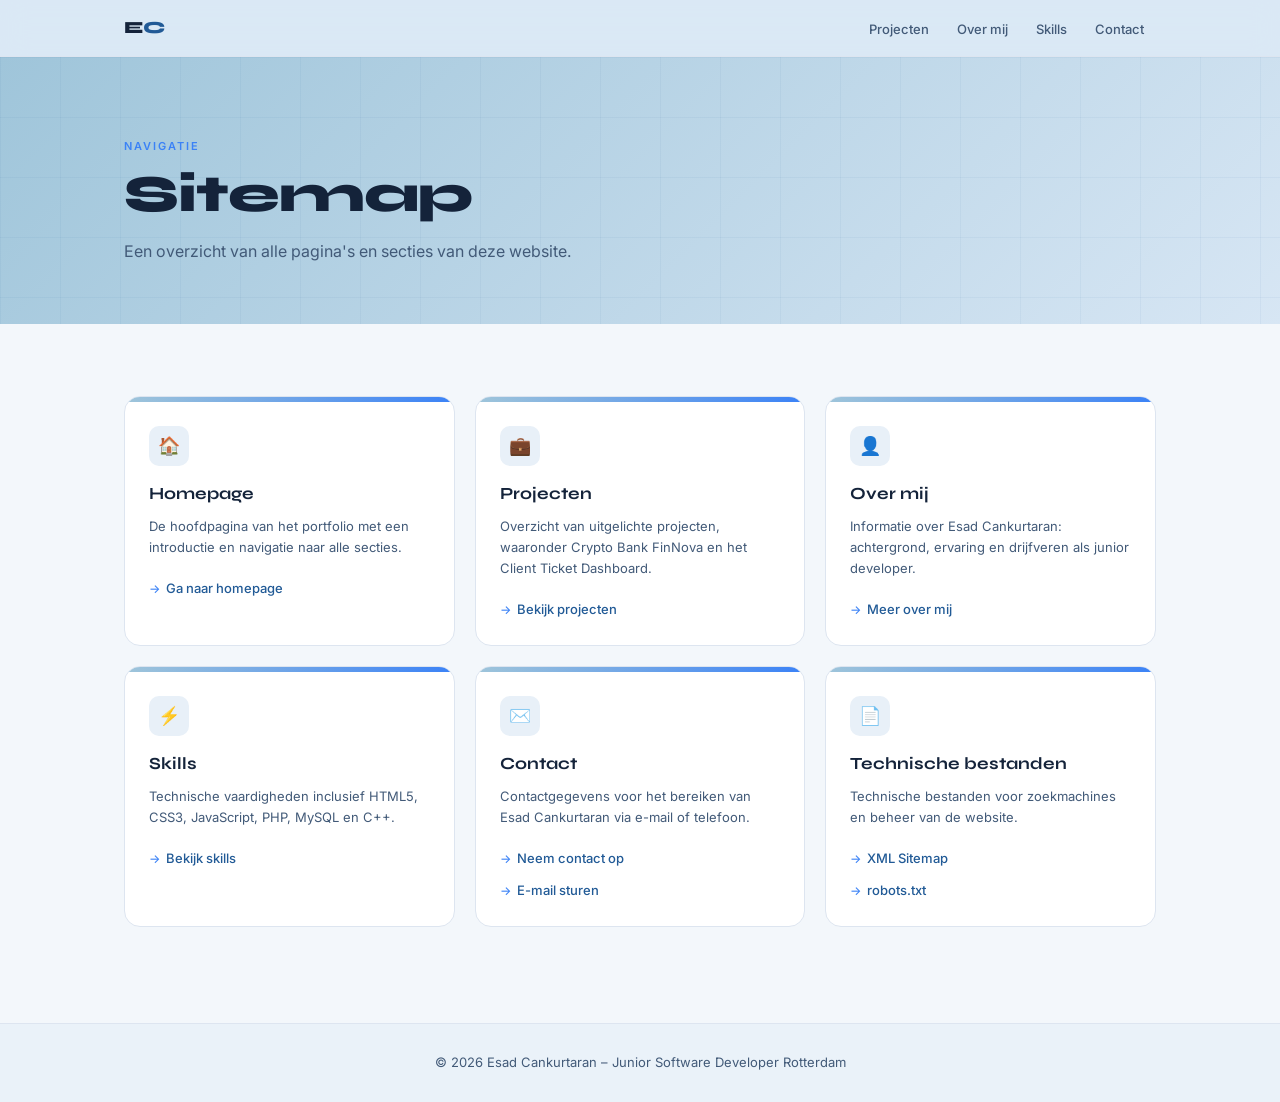
<file: sitemap.html>
<!DOCTYPE html>
<html lang="nl">
<head>
  <meta charset="UTF-8">
  <title>Sitemap – Esad Cankurtaran Portfolio</title>
  <meta name="description" content="Overzicht van alle pagina's en secties van het portfolio van Esad Cankurtaran, junior software developer uit Rotterdam.">
  <meta name="viewport" content="width=device-width, initial-scale=1.0">
  <meta name="robots" content="index, follow">
  <link rel="preconnect" href="https://fonts.googleapis.com">
  <link rel="preconnect" href="https://fonts.gstatic.com" crossorigin>
  <link href="https://fonts.googleapis.com/css2?family=Inter:wght@400;500&family=Syne:wght@700;800&display=swap" rel="stylesheet">
  <style>
    *, *::before, *::after { box-sizing: border-box; margin: 0; padding: 0; }

    body {
      font-family: "Inter", sans-serif;
      background-color: #f3f7fb;
      color: #14233a;
      line-height: 1.65;
    }

    /* NAV */
    .site-nav {
      position: sticky;
      top: 0;
      z-index: 100;
      background: rgba(215,230,244,.88);
      backdrop-filter: blur(14px);
      border-bottom: 1px solid #dde5f0;
      padding: 14px 0;
    }
    .nav-inner {
      display: flex;
      justify-content: space-between;
      align-items: center;
      max-width: 1080px;
      margin: 0 auto;
      padding: 0 24px;
    }
    .site-title {
      font-family: "Syne", sans-serif;
      font-weight: 800;
      font-size: 17px;
      color: #14233a;
      text-decoration: none;
    }
    .site-title span { color: #215a96; }
    .nav-link {
      font-size: 13px;
      font-weight: 500;
      color: #425a78;
      text-decoration: none;
      padding: 6px 12px;
      border-radius: 8px;
      transition: color .2s, background .2s;
    }
    .nav-link:hover { color: #14233a; background: rgba(255,255,255,.7); }

    /* LAYOUT */
    .wrap { max-width: 1080px; margin: 0 auto; padding: 0 24px; }

    /* HERO */
    .page-hero {
      background: linear-gradient(135deg, #9fc5da, #d7e6f4);
      padding: 80px 0 60px;
      position: relative;
      overflow: hidden;
    }
    .page-hero::before {
      content: "";
      position: absolute;
      inset: 0;
      background-image:
        linear-gradient(rgba(33,90,150,.05) 1px, transparent 1px),
        linear-gradient(90deg, rgba(33,90,150,.05) 1px, transparent 1px);
      background-size: 60px 60px;
    }
    .page-hero .wrap { position: relative; z-index: 1; }
    .page-hero .label {
      font-size: 11px;
      font-weight: 600;
      letter-spacing: 2px;
      text-transform: uppercase;
      color: #3b82f6;
      margin-bottom: 12px;
    }
    .page-hero h1 {
      font-family: "Syne", sans-serif;
      font-size: clamp(32px,5vw,52px);
      font-weight: 800;
      line-height: 1.05;
      letter-spacing: -1px;
      margin-bottom: 16px;
    }
    .page-hero p { color: #425a78; font-size: 16px; max-width: 480px; }

    /* CONTENT */
    .content { padding: 72px 0 96px; }

    .sitemap-grid {
      display: grid;
      grid-template-columns: repeat(auto-fill, minmax(280px, 1fr));
      gap: 20px;
    }

    .sitemap-card {
      background: #fff;
      border: 1px solid #dde5f0;
      border-radius: 16px;
      overflow: hidden;
      transition: transform .2s, box-shadow .2s, border-color .2s;
    }
    .sitemap-card:hover {
      transform: translateY(-4px);
      box-shadow: 0 10px 30px rgba(33,90,150,.1);
      border-color: rgba(59,130,246,.3);
    }

    .card-stripe {
      height: 5px;
      background: linear-gradient(90deg, #9fc5da, #3b82f6);
    }

    .card-body { padding: 24px; }

    .card-icon {
      width: 40px;
      height: 40px;
      border-radius: 10px;
      background: #e8f0f8;
      display: flex;
      align-items: center;
      justify-content: center;
      font-size: 18px;
      margin-bottom: 14px;
    }

    .card-title {
      font-family: "Syne", sans-serif;
      font-size: 17px;
      font-weight: 700;
      margin-bottom: 8px;
      color: #14233a;
    }

    .card-desc {
      font-size: 13px;
      color: #425a78;
      margin-bottom: 16px;
      line-height: 1.6;
    }

    .card-links { list-style: none; display: flex; flex-direction: column; gap: 6px; }

    .card-links a {
      font-size: 13px;
      font-weight: 500;
      color: #215a96;
      text-decoration: none;
      display: inline-flex;
      align-items: center;
      gap: 6px;
      transition: gap .15s;
    }
    .card-links a::before { content: "→"; color: #3b82f6; font-size: 12px; }
    .card-links a:hover { gap: 10px; }

    /* FOOTER */
    footer {
      border-top: 1px solid #dde5f0;
      padding: 28px 24px;
      text-align: center;
      font-size: 13px;
      color: #425a78;
      background: #eaf2f9;
    }

    @media (max-width: 700px) {
      .nav-list { display: none; }
    }
  </style>
</head>
<body>

  <!-- NAV -->
  <nav class="site-nav" aria-label="Hoofdnavigatie">
    <div class="nav-inner">
      <a href="index.html" class="site-title" aria-label="Home – Esad Cankurtaran">E<span>C</span></a>
      <nav aria-label="Paginanavigatie">
        <ul class="nav-list" role="list" style="list-style:none;display:flex;gap:4px;">
          <li><a class="nav-link" href="index.html#projecten">Projecten</a></li>
          <li><a class="nav-link" href="index.html#over-mij">Over mij</a></li>
          <li><a class="nav-link" href="index.html#skills">Skills</a></li>
          <li><a class="nav-link" href="index.html#contact">Contact</a></li>
        </ul>
      </nav>
    </div>
  </nav>

  <!-- HERO -->
  <header class="page-hero" aria-labelledby="sitemap-heading">
    <div class="wrap">
      <p class="label">Navigatie</p>
      <h1 id="sitemap-heading">Sitemap</h1>
      <p>Een overzicht van alle pagina's en secties van deze website.</p>
    </div>
  </header>

  <!-- CONTENT -->
  <main id="main-content">
    <section class="content">
      <div class="wrap">
        <div class="sitemap-grid">

          <!-- Homepage -->
          <article class="sitemap-card">
            <div class="card-stripe" aria-hidden="true"></div>
            <div class="card-body">
              <div class="card-icon" aria-hidden="true">🏠</div>
              <h2 class="card-title">Homepage</h2>
              <p class="card-desc">De hoofdpagina van het portfolio met een introductie en navigatie naar alle secties.</p>
              <ul class="card-links">
                <li><a href="index.html">Ga naar homepage</a></li>
              </ul>
            </div>
          </article>

          <!-- Projecten -->
          <article class="sitemap-card">
            <div class="card-stripe" aria-hidden="true"></div>
            <div class="card-body">
              <div class="card-icon" aria-hidden="true">💼</div>
              <h2 class="card-title">Projecten</h2>
              <p class="card-desc">Overzicht van uitgelichte projecten, waaronder Crypto Bank FinNova en het Client Ticket Dashboard.</p>
              <ul class="card-links">
                <li><a href="index.html#projecten">Bekijk projecten</a></li>
              </ul>
            </div>
          </article>

          <!-- Over mij -->
          <article class="sitemap-card">
            <div class="card-stripe" aria-hidden="true"></div>
            <div class="card-body">
              <div class="card-icon" aria-hidden="true">👤</div>
              <h2 class="card-title">Over mij</h2>
              <p class="card-desc">Informatie over Esad Cankurtaran: achtergrond, ervaring en drijfveren als junior developer.</p>
              <ul class="card-links">
                <li><a href="index.html#over-mij">Meer over mij</a></li>
              </ul>
            </div>
          </article>

          <!-- Skills -->
          <article class="sitemap-card">
            <div class="card-stripe" aria-hidden="true"></div>
            <div class="card-body">
              <div class="card-icon" aria-hidden="true">⚡</div>
              <h2 class="card-title">Skills</h2>
              <p class="card-desc">Technische vaardigheden inclusief HTML5, CSS3, JavaScript, PHP, MySQL en C++.</p>
              <ul class="card-links">
                <li><a href="index.html#skills">Bekijk skills</a></li>
              </ul>
            </div>
          </article>

          <!-- Contact -->
          <article class="sitemap-card">
            <div class="card-stripe" aria-hidden="true"></div>
            <div class="card-body">
              <div class="card-icon" aria-hidden="true">✉️</div>
              <h2 class="card-title">Contact</h2>
              <p class="card-desc">Contactgegevens voor het bereiken van Esad Cankurtaran via e-mail of telefoon.</p>
              <ul class="card-links">
                <li><a href="index.html#contact">Neem contact op</a></li>
                <li><a href="mailto:esad3074@gmail.com">E-mail sturen</a></li>
              </ul>
            </div>
          </article>

          <!-- Bestanden -->
          <article class="sitemap-card">
            <div class="card-stripe" aria-hidden="true"></div>
            <div class="card-body">
              <div class="card-icon" aria-hidden="true">📄</div>
              <h2 class="card-title">Technische bestanden</h2>
              <p class="card-desc">Technische bestanden voor zoekmachines en beheer van de website.</p>
              <ul class="card-links">
                <li><a href="sitemap.xml">XML Sitemap</a></li>
                <li><a href="robots.txt">robots.txt</a></li>
              </ul>
            </div>
          </article>

        </div>
      </div>
    </section>
  </main>

  <footer>
    <p>&copy; 2026 Esad Cankurtaran – Junior Software Developer Rotterdam</p>
  </footer>

</body>
</html>
</file>
